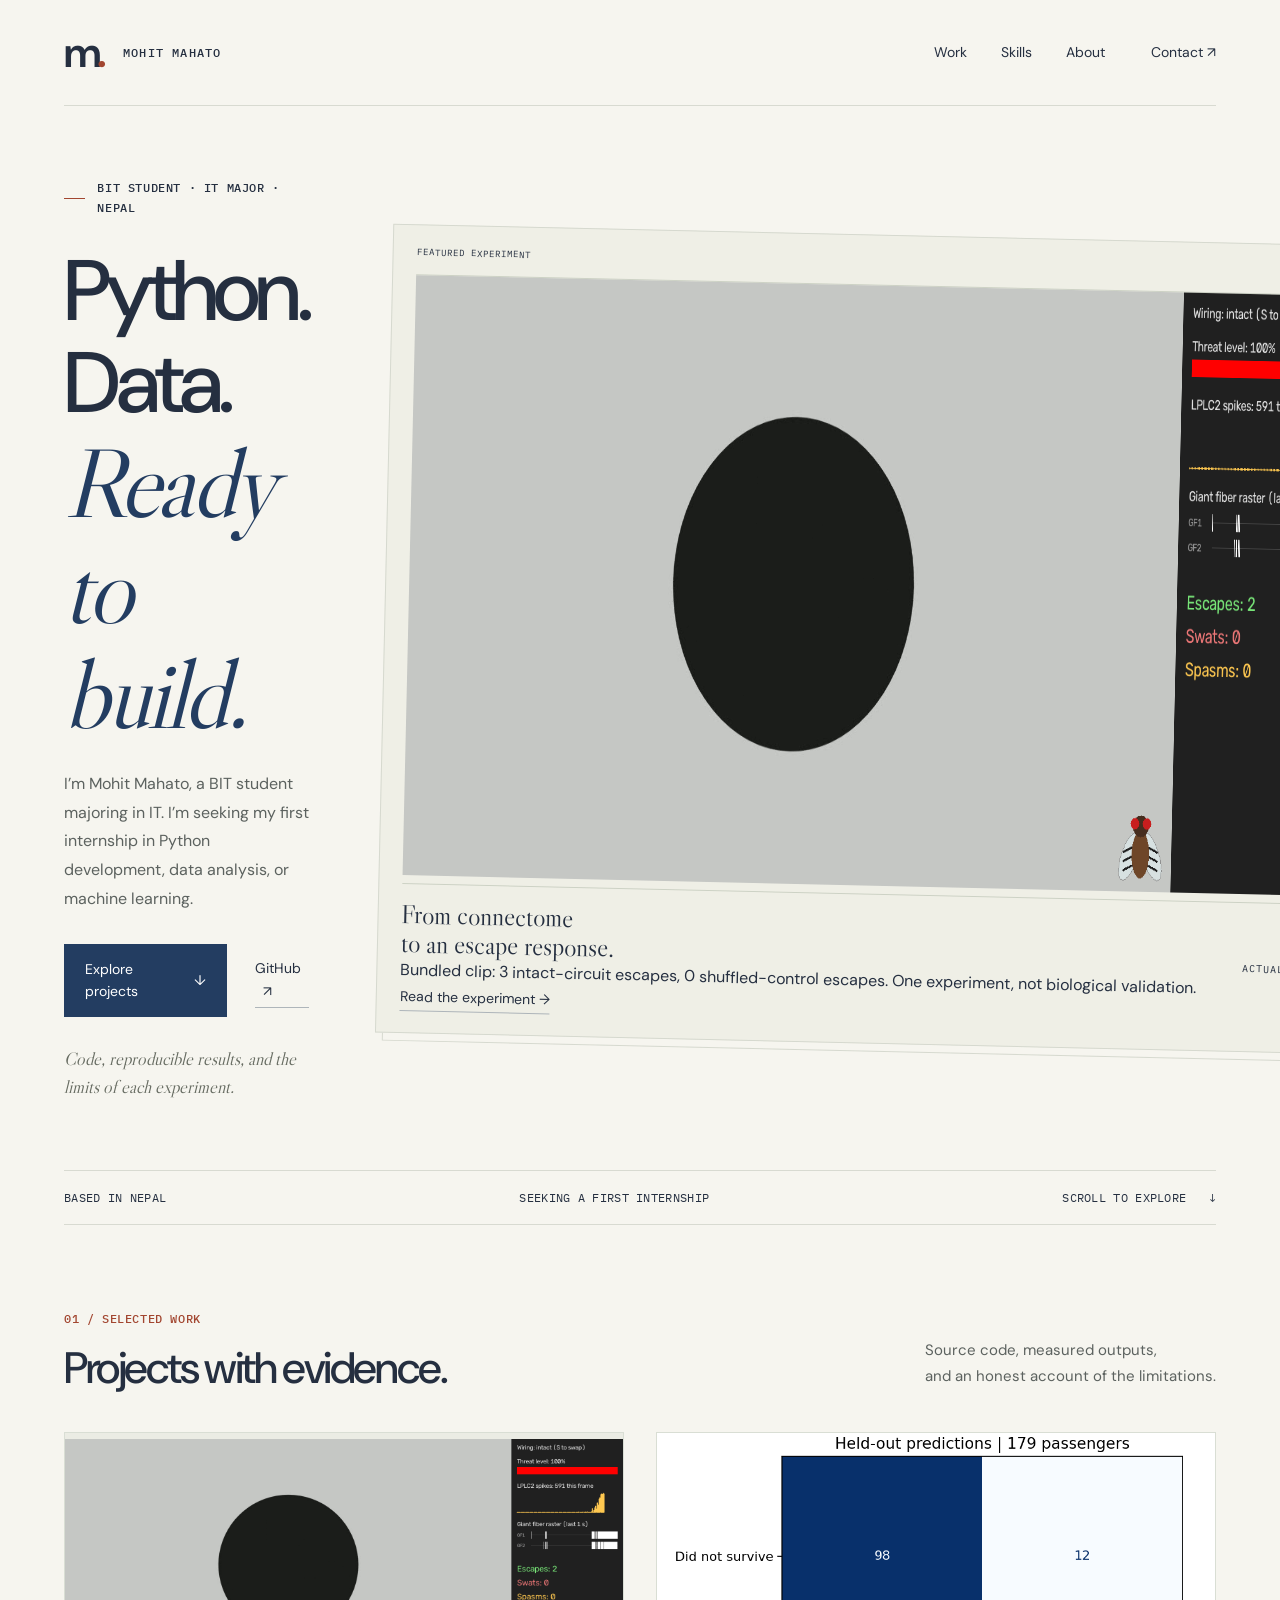
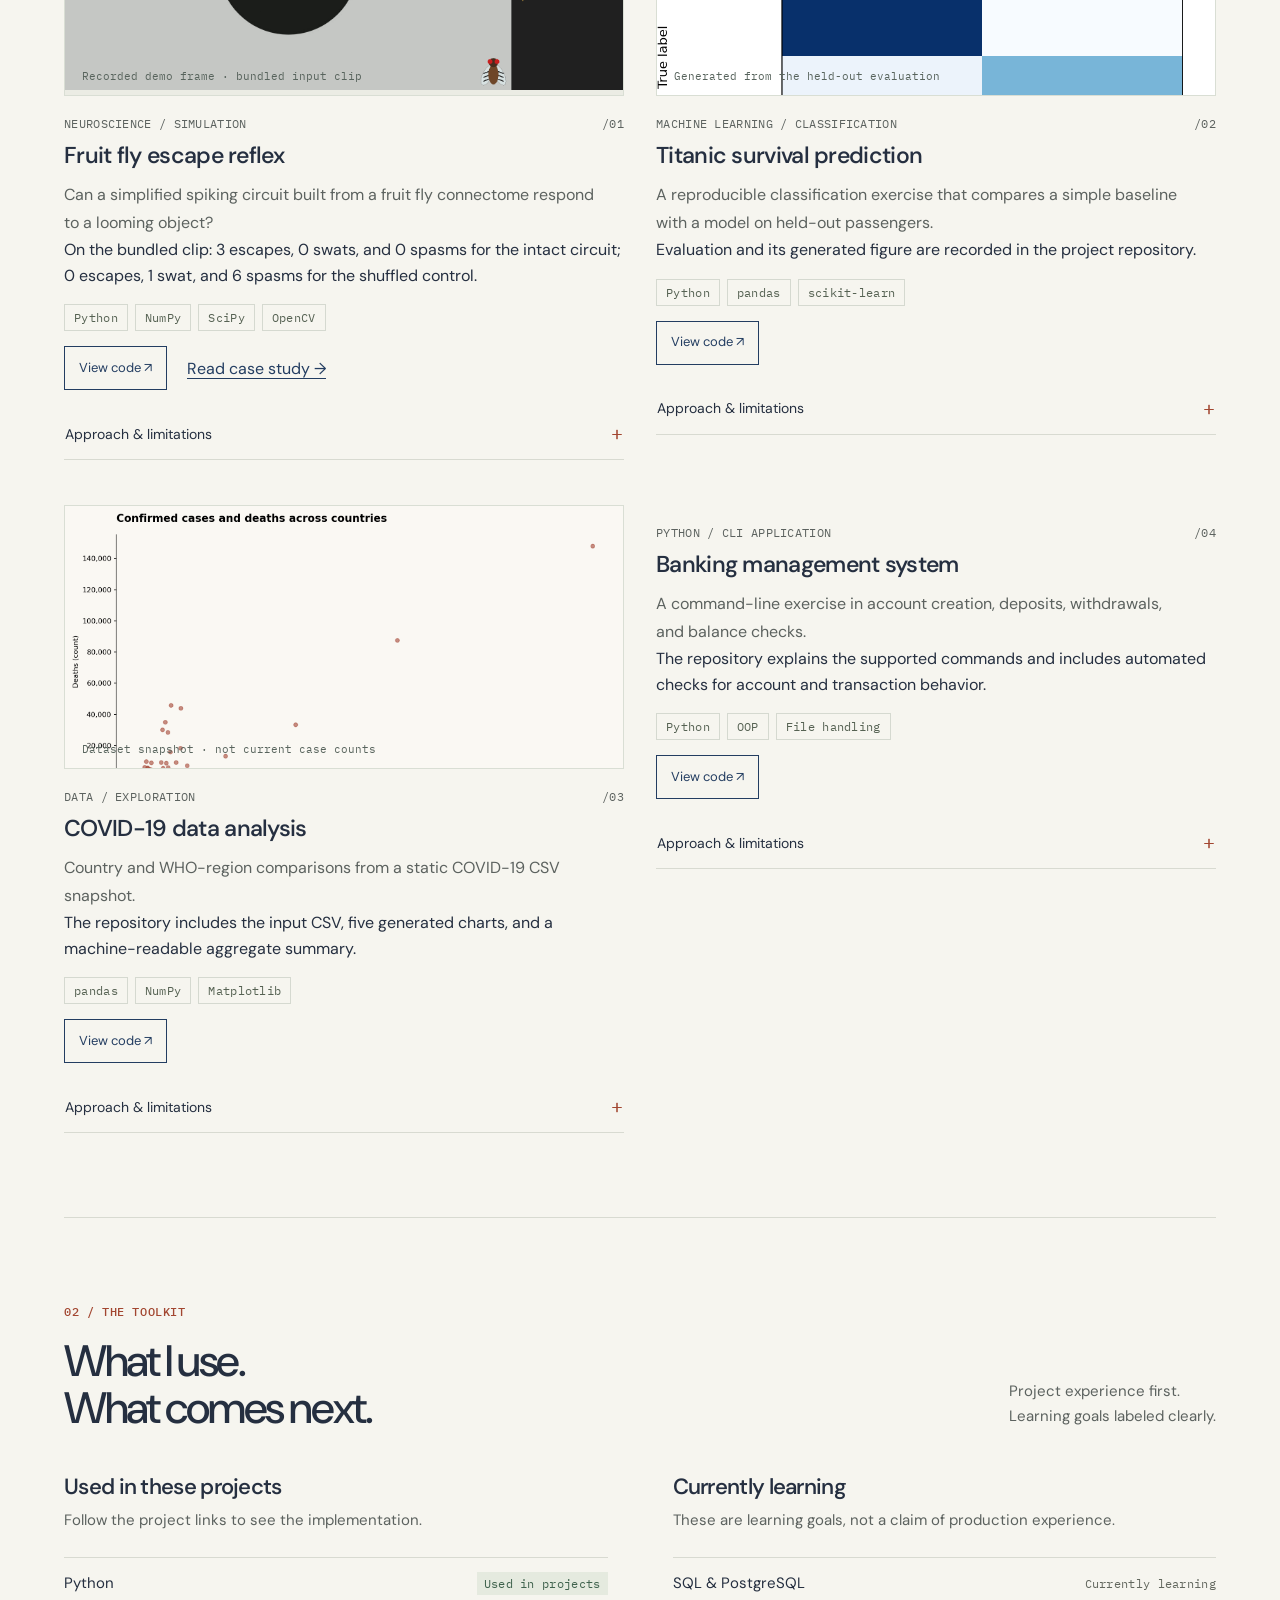
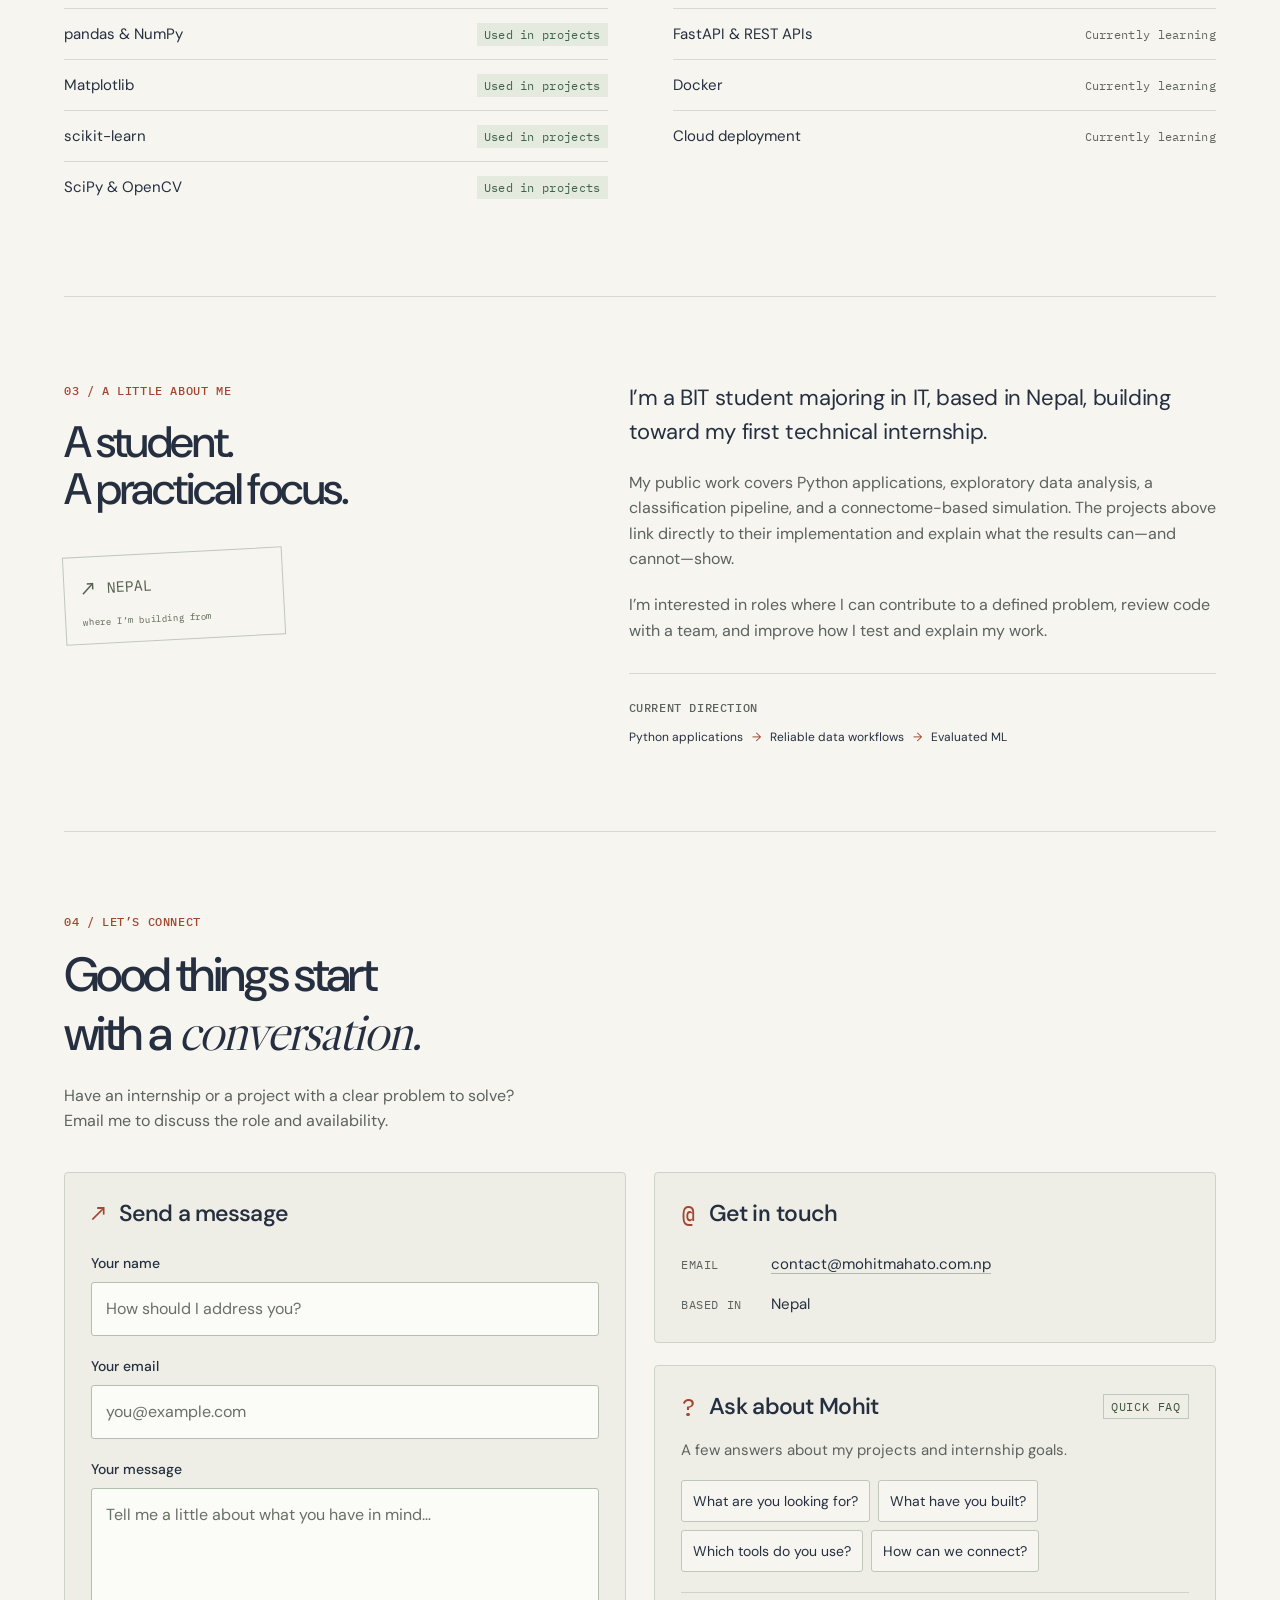
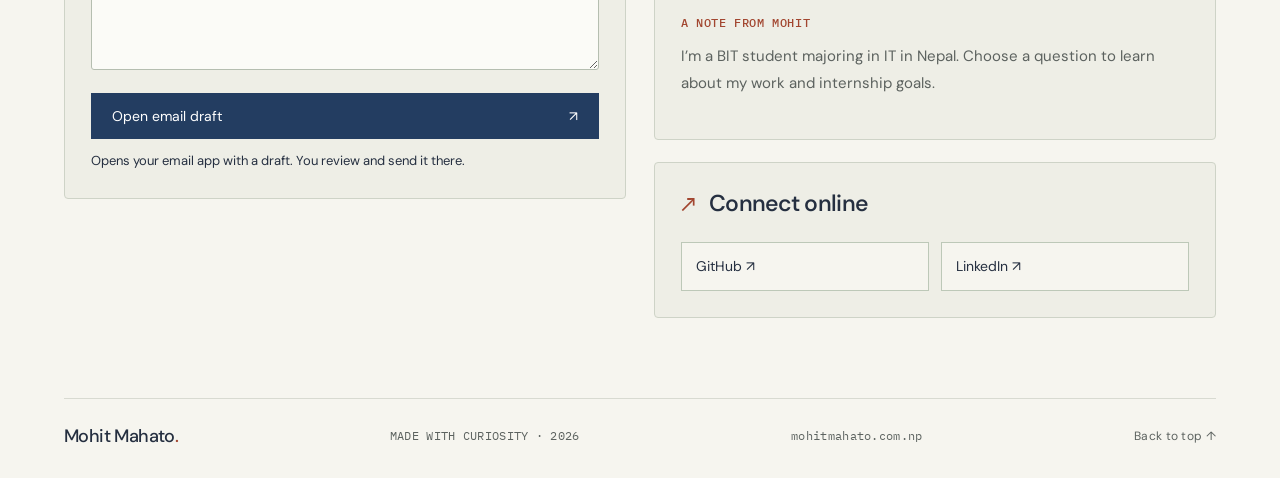
<file: index.html>
<!doctype html>
<html lang="en">
<head>
  <meta charset="UTF-8">
  <meta name="viewport" content="width=device-width, initial-scale=1">
  <meta name="description" content="Mohit Mahato — BIT student majoring in IT in Nepal, seeking a first Python, data, or ML internship. Explore runnable projects, measured results, and limitations.">
  <meta name="theme-color" content="#f6f5ef">
  <meta name="robots" content="index, follow">
  <link rel="canonical" href="https://mohitmahato.com.np/">
  <title>Mohit Mahato — Python & data internship portfolio</title>
  <link rel="icon" href="favicon.svg" type="image/svg+xml">
  <link rel="stylesheet" href="styles.css">
  <link rel="stylesheet" href="contact.css">
  <script src="content.js" defer></script>
  <script src="app.js" defer></script>
</head>
<body>
  <a class="skip-link" href="#main">Skip to content</a>
  <div class="page-shell">
    <header class="site-header">
      <a class="wordmark" href="#home" aria-label="Mohit Mahato, home">m<span class="mark-dot">.</span><span class="wordmark-name">MOHIT MAHATO</span></a>
      <nav aria-label="Main navigation"><a href="#work">Work</a><a href="#skills">Skills</a><a href="#about">About</a><a href="#contact">Contact <span aria-hidden="true">↗</span></a></nav>
    </header>
    <main id="main">
      <section class="hero" id="home" aria-labelledby="hero-heading">
        <div class="hero-copy">
          <p class="eyebrow"><span class="small-line"></span> BIT STUDENT · IT MAJOR · NEPAL</p>
          <h1 id="hero-heading">Python.<br>Data.<br><em>Ready to build.</em></h1>
          <p class="intro">I’m Mohit Mahato, a BIT student majoring in IT. I’m seeking my first internship in Python development, data analysis, or machine learning.</p>
          <div class="hero-actions"><a class="button" href="#work">Explore projects <span aria-hidden="true">↓</span></a><a class="text-link" href="https://github.com/MohitMahato-1" target="_blank" rel="noopener noreferrer">GitHub <span aria-hidden="true">↗</span><span class="sr-only"> (opens in a new tab)</span></a></div>
          <p class="margin-note">Code, reproducible results, and the limits of each experiment.</p>
        </div>
        <figure class="field-note">
          <div class="note-top"><span>FEATURED EXPERIMENT</span><span>01 / FRUIT FLY</span></div>
          <a class="hero-study-link" href="fruitfly-case-study.html"><img class="hero-project-image" src="assets/fruitfly-demo.png" alt="Rendered fruit fly escape simulation with its input clip and neural activity display" width="960" height="600" fetchpriority="high"></a>
          <figcaption><span>From connectome<br>to an escape response.</span><span class="figure-number">ACTUAL DEMO FRAME</span></figcaption>
          <p class="hero-evidence">Bundled clip: 3 intact-circuit escapes, 0 shuffled-control escapes. One experiment, not biological validation.</p>
          <a class="text-link" href="fruitfly-case-study.html">Read the experiment →</a>
        </figure>
      </section>
      <div class="chapter-strip"><span>BASED IN NEPAL</span><span>SEEKING A FIRST INTERNSHIP</span><a href="#work">SCROLL TO EXPLORE <span aria-hidden="true">↓</span></a></div>
      <section class="section work-section" id="work" aria-labelledby="work-heading">
        <div class="section-heading"><div><p class="eyebrow">01 / SELECTED WORK</p><h2 id="work-heading">Projects with evidence.</h2></div><p>Source code, measured outputs,<br>and an honest account of the limitations.</p></div>
        <div class="project-grid" id="projects"></div>
      </section>
      <section class="section skills-section" id="skills" aria-labelledby="skills-heading">
        <div class="section-heading"><div><p class="eyebrow">02 / THE TOOLKIT</p><h2 id="skills-heading">What I use.<br>What comes next.</h2></div><p>Project experience first.<br>Learning goals labeled clearly.</p></div>
        <div class="skill-groups" id="skills-list"></div>
      </section>
      <section class="section about-section" id="about" aria-labelledby="about-heading">
        <div><p class="eyebrow">03 / A LITTLE ABOUT ME</p><h2 id="about-heading">A student.<br>A practical focus.</h2><div class="location-stamp"><span aria-hidden="true">↗</span> NEPAL <span class="stamp-sub">where I’m building from</span></div></div>
        <div class="about-copy"><p class="large-copy">I’m a BIT student majoring in IT, based in Nepal, building toward my first technical internship.</p><p>My public work covers Python applications, exploratory data analysis, a classification pipeline, and a connectome-based simulation. The projects above link directly to their implementation and explain what the results can—and cannot—show.</p><p>I’m interested in roles where I can contribute to a defined problem, review code with a team, and improve how I test and explain my work.</p><div class="current-focus"><span class="eyebrow">CURRENT DIRECTION</span><p>Python applications <span aria-hidden="true">→</span> Reliable data workflows <span aria-hidden="true">→</span> Evaluated ML</p></div></div>
      </section>
      <section class="contact-section contact-directory" id="contact" aria-labelledby="contact-heading">
        <div class="contact-intro"><p class="eyebrow">04 / LET’S CONNECT</p><h2 id="contact-heading">Good things start<br>with a <em>conversation.</em></h2><p>Have an internship or a project with a clear problem to solve?<br> Email me to discuss the role and availability.</p></div>
        <div class="contact-grid">
          <section class="contact-card message-card" aria-labelledby="message-heading">
            <div class="contact-card-heading"><span class="contact-symbol" aria-hidden="true">↗</span><h3 id="message-heading">Send a message</h3></div>
            <form id="contact-form">
              <label for="sender-name">Your name</label><input id="sender-name" name="name" autocomplete="name" maxlength="100" placeholder="How should I address you?" required>
              <label for="sender-email">Your email</label><input id="sender-email" name="email" type="email" autocomplete="email" maxlength="254" placeholder="you@example.com" required>
              <label for="sender-message">Your message</label><textarea id="sender-message" name="message" rows="6" minlength="10" maxlength="3000" placeholder="Tell me a little about what you have in mind…" required></textarea>
              <button class="button message-submit" id="message-submit" type="submit" disabled>Open email draft <span aria-hidden="true">↗</span></button>
              <p class="form-note" id="form-note">Opens your email app with a draft. You review and send it there.</p>
              <p class="form-status" id="form-status" role="status" aria-live="polite"></p>
            </form>
          </section>
          <div class="contact-stack">
            <section class="contact-card" aria-labelledby="details-heading"><div class="contact-card-heading"><span class="contact-symbol" aria-hidden="true">@</span><h3 id="details-heading">Get in touch</h3></div><ul class="contact-facts" id="contact-facts"></ul></section>
            <section class="contact-card faq-card" aria-labelledby="faq-heading"><div class="contact-card-heading"><span class="contact-symbol" aria-hidden="true">?</span><h3 id="faq-heading">Ask about Mohit</h3><span class="faq-badge">QUICK FAQ</span></div><p class="faq-intro">A few answers about my projects and internship goals.</p><div class="faq-options" id="faq-options" role="group" aria-label="Choose a question"></div><div class="faq-answer" id="faq-answer" role="status" aria-live="polite"><span class="eyebrow">A NOTE FROM MOHIT</span><p id="faq-answer-text">I’m a BIT student majoring in IT in Nepal. Choose a question to learn about my work and internship goals.</p></div></section>
            <section class="contact-card" aria-labelledby="social-heading"><div class="contact-card-heading"><span class="contact-symbol" aria-hidden="true">↗</span><h3 id="social-heading">Connect online</h3></div><div class="social-grid" id="social-links"></div></section>
          </div>
        </div>
      </section>
    </main>
    <footer><a class="footer-name" href="#home">Mohit Mahato<span class="mark-dot">.</span></a><span>MADE WITH CURIOSITY · <span id="year"></span></span><span>mohitmahato.com.np</span><a href="#home">Back to top ↑</a></footer>
  </div>
  <noscript><p class="noscript-note">JavaScript is needed to display the editable project and skill lists. You can still find Mohit on <a href="https://github.com/MohitMahato-1">GitHub</a>.</p></noscript>
</body>
</html>
</file>
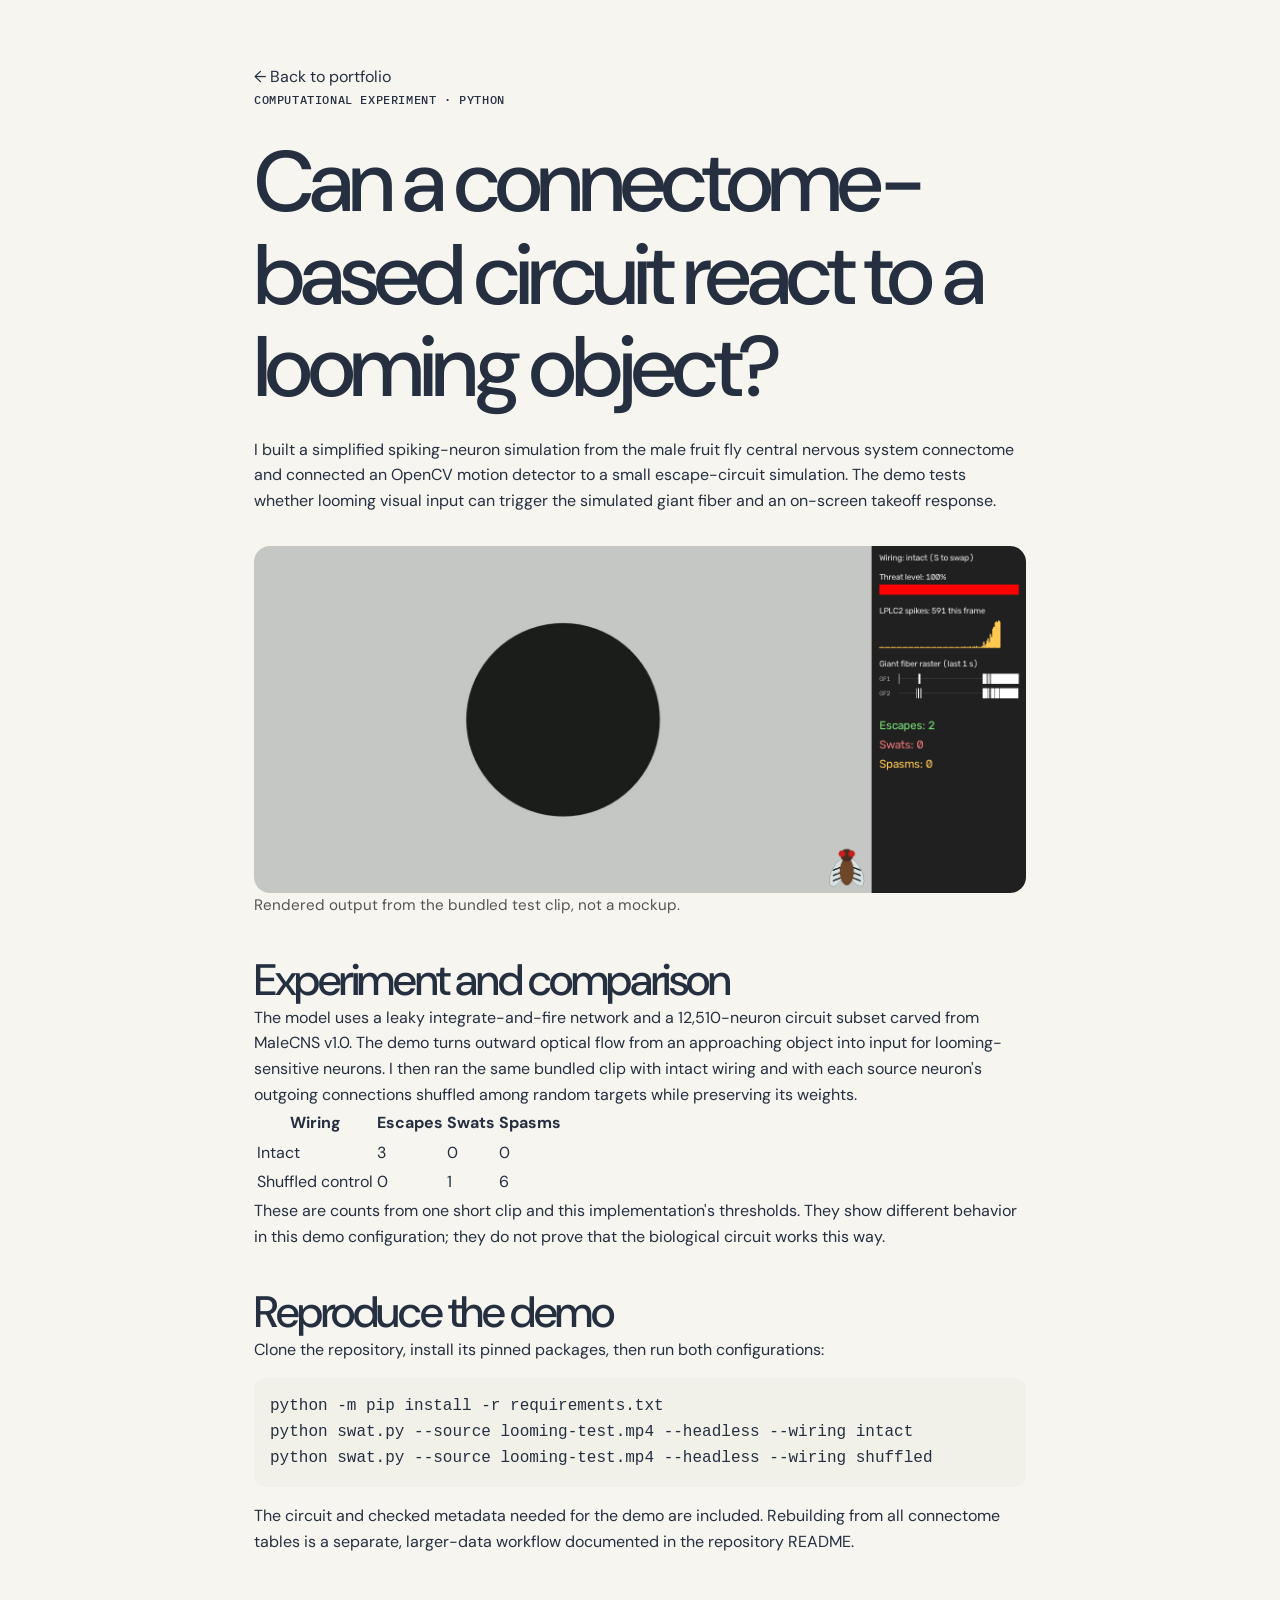
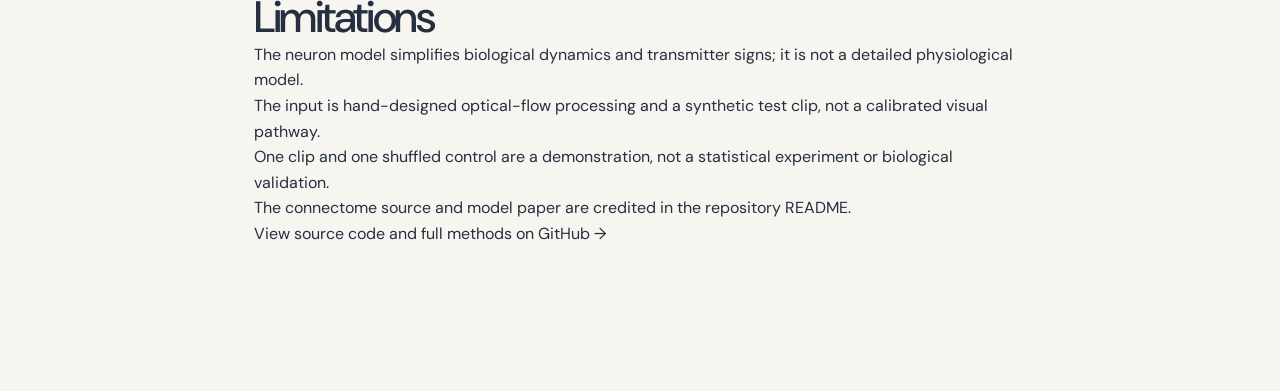
<file: fruitfly-case-study.html>
<!doctype html>
<html lang="en">
<head>
  <meta charset="utf-8">
  <meta name="viewport" content="width=device-width, initial-scale=1">
  <meta name="description" content="Methods, reproducibility, and limits of a connectome-based fruit fly escape-circuit simulation.">
  <title>Fruit fly escape simulation — Mohit Mahato</title>
  <link rel="icon" href="favicon.svg" type="image/svg+xml">
  <link rel="stylesheet" href="styles.css">
  <style>
    .case-study { max-width: 820px; margin: 4rem auto; padding: 0 1.5rem 5rem; }
    .case-study h1 { max-width: 18ch; }
    .case-study h2 { margin-top: 2.5rem; }
    .case-study figure { margin: 2rem 0; }
    .case-study figure img { display: block; width: 100%; height: auto; border-radius: 1rem; }
    .case-study figcaption, .case-study .caveat { color: #555; font-size: .95rem; }
    .case-study pre { overflow-x: auto; padding: 1rem; background: #f1f0e9; border-radius: .75rem; }
  </style>
</head>
<body>
  <main class="case-study">
    <a href="index.html#work">← Back to portfolio</a>
    <p class="eyebrow">COMPUTATIONAL EXPERIMENT · PYTHON</p>
    <h1>Can a connectome-based circuit react to a looming object?</h1>
    <p>I built a simplified spiking-neuron simulation from the male fruit fly central nervous system connectome and connected an OpenCV motion detector to a small escape-circuit simulation. The demo tests whether looming visual input can trigger the simulated giant fiber and an on-screen takeoff response.</p>
    <figure>
      <img src="assets/fruitfly-demo.png" alt="A rendered frame from the intact fruit fly simulation, showing the video input and neural activity display" width="960" height="600">
      <figcaption>Rendered output from the bundled test clip, not a mockup.</figcaption>
    </figure>
    <h2>Experiment and comparison</h2>
    <p>The model uses a leaky integrate-and-fire network and a 12,510-neuron circuit subset carved from MaleCNS v1.0. The demo turns outward optical flow from an approaching object into input for looming-sensitive neurons. I then ran the same bundled clip with intact wiring and with each source neuron's outgoing connections shuffled among random targets while preserving its weights.</p>
    <table>
      <thead><tr><th>Wiring</th><th>Escapes</th><th>Swats</th><th>Spasms</th></tr></thead>
      <tbody><tr><td>Intact</td><td>3</td><td>0</td><td>0</td></tr><tr><td>Shuffled control</td><td>0</td><td>1</td><td>6</td></tr></tbody>
    </table>
    <p>These are counts from one short clip and this implementation's thresholds. They show different behavior in this demo configuration; they do not prove that the biological circuit works this way.</p>
    <h2>Reproduce the demo</h2>
    <p>Clone the <a href="https://github.com/MohitMahato-1/fruitfly-escape">repository</a>, install its pinned packages, then run both configurations:</p>
    <pre><code>python -m pip install -r requirements.txt
python swat.py --source looming-test.mp4 --headless --wiring intact
python swat.py --source looming-test.mp4 --headless --wiring shuffled</code></pre>
    <p>The circuit and checked metadata needed for the demo are included. Rebuilding from all connectome tables is a separate, larger-data workflow documented in the repository README.</p>
    <h2>Limitations</h2>
    <ul>
      <li>The neuron model simplifies biological dynamics and transmitter signs; it is not a detailed physiological model.</li>
      <li>The input is hand-designed optical-flow processing and a synthetic test clip, not a calibrated visual pathway.</li>
      <li>One clip and one shuffled control are a demonstration, not a statistical experiment or biological validation.</li>
      <li>The connectome source and model paper are credited in the repository README.</li>
    </ul>
    <p><a href="https://github.com/MohitMahato-1/fruitfly-escape">View source code and full methods on GitHub →</a></p>
  </main>
</body>
</html>
</file>
<file: styles.css>
@import url('https://fonts.googleapis.com/css2?family=DM+Sans:wght@400;450;500;550;600;650;700&family=IBM+Plex+Mono:wght@400;500&family=Libre+Caslon+Display&display=swap');
:root{--paper:#f6f5ef;--ink:#252f40;--muted:#5c625f;--line:#d8dad1;--accent:#a24630;--blue:#233d61;--mono:'IBM Plex Mono',monospace;--serif:'Libre Caslon Display',Georgia,serif;--sans:'DM Sans',Arial,sans-serif}
*{box-sizing:border-box}html{scroll-behavior:smooth;scroll-padding-top:28px}body{margin:0;background:var(--paper);color:var(--ink);font-family:var(--sans);font-size:16px;line-height:1.6;-webkit-font-smoothing:antialiased}a{color:inherit;text-decoration:none}button,a,summary{-webkit-tap-highlight-color:transparent}a:focus-visible,summary:focus-visible{outline:2px solid var(--accent);outline-offset:6px}a:hover{color:var(--accent)}::selection{background:#d9e1db}h1,h2,h3,p,figure{margin:0}h1,h2{font-weight:500;letter-spacing:-.055em;line-height:1.08}em{font-family:var(--serif);font-weight:400;letter-spacing:-.035em}ul{list-style:none;padding:0;margin:0}.page-shell{max-width:1280px;margin:auto;padding:0 64px}.site-header{height:106px;display:flex;align-items:center;justify-content:space-between;border-bottom:1px solid var(--line)}.wordmark{display:flex;align-items:center;font-size:42px;font-weight:650;letter-spacing:-4px;line-height:1}.mark-dot{color:var(--accent)}.wordmark-name{font-family:var(--mono);font-size:12px;font-weight:500;letter-spacing:1.2px;margin-left:20px}.site-header nav{display:flex;gap:34px;font-size:14px}.site-header nav a:last-child{margin-left:12px}.hero{display:grid;grid-template-columns:1.2fr 1fr;gap:75px;align-items:center;padding:72px 0 68px}.eyebrow{font-family:var(--mono);font-size:11px;letter-spacing:1.1px;line-height:1.7;font-weight:500}.hero .eyebrow{font-size:10px;letter-spacing:1.05px;display:flex;align-items:center;gap:12px;white-space:nowrap}.small-line{display:inline-block;width:23px;height:1px;background:var(--accent)}h1{font-size:clamp(58px,6.7vw,88px);margin:26px 0 23px}h1 em{font-size:1.14em;color:var(--blue)}.intro{max-width:385px;color:var(--muted);font-size:16px;line-height:1.8}.hero-actions{display:flex;align-items:center;gap:28px;margin-top:30px}.button{display:inline-flex;align-items:center;gap:35px;padding:13px 20px;background:var(--blue);color:white;font-size:14px;border:1px solid var(--blue);transition:background .15s}.button:hover{color:white;background:#334e70}.text-link{font-size:14px;border-bottom:1px solid #aeb5ba;padding:5px 0}.text-link span{margin-left:8px}.margin-note{font-family:var(--serif);font-size:18px;font-style:italic;color:#666b61;margin-top:28px}.field-note{position:relative;background:#efefe6;border:1px solid #d6d9cf;padding:20px 23px 24px;transform:rotate(1.3deg);margin-right:9px;box-shadow:7px 8px 0 -1px var(--paper),7px 8px 0 0 #d6d9cf}.note-top{display:flex;justify-content:space-between;font-family:var(--mono);font-size:9px;letter-spacing:1px;padding-bottom:15px;border-bottom:1px solid #cdd2c5}.hero-art{height:337px;position:relative;overflow:hidden;background-image:linear-gradient(#bac6b926 1px,transparent 1px),linear-gradient(90deg,#bac6b926 1px,transparent 1px);background-size:18px 18px}.field-art-image{height:100%;width:100%;object-fit:cover;mix-blend-mode:multiply;position:absolute;inset:0}.art-fallback{display:flex;flex-direction:column;align-items:center;justify-content:center;height:100%;font-family:var(--mono);font-size:15px;color:var(--blue)}.art-fallback i{height:22px;border-left:1px solid #9ea99f;margin:5px}.has-image .art-fallback{visibility:hidden}.field-note figcaption{border-top:1px solid #cdd2c5;padding-top:16px;display:flex;justify-content:space-between;align-items:flex-end;font-family:var(--serif);font-size:26px;line-height:1.1}.figure-number{font-family:var(--mono);font-size:10px;letter-spacing:1px}.side-note{position:absolute;right:-36px;top:50%;writing-mode:vertical-rl;font-family:var(--mono);font-size:9px;letter-spacing:.5px;color:var(--muted)}.chapter-strip{border-top:1px solid var(--line);border-bottom:1px solid var(--line);padding:17px 0;display:flex;justify-content:space-between;font-family:var(--mono);font-size:10px;letter-spacing:.7px}.chapter-strip a span{margin-left:15px}.section{padding:84px 0;border-bottom:1px solid var(--line)}.section-heading{display:flex;justify-content:space-between;gap:30px;align-items:flex-end;margin-bottom:40px}.section-heading .eyebrow{color:var(--accent);margin-bottom:15px}h2{font-size:44px}.section-heading>p{font-size:14px;color:var(--muted);line-height:1.7;padding-bottom:3px}.project-grid{display:grid;grid-template-columns:1fr 1fr;gap:45px 32px}.project-visual{height:264px;position:relative;display:grid;place-items:center;overflow:hidden;border:1px solid #d9ded4}.project-visual img{height:100%;width:100%;object-fit:contain;background:#ebece4}.ledger{background:#e7ebe3}.chart{background:#e5eaf0}.catalog{background:#ece9e0}.report{background:#ece6df}.concept-graphic{width:100%;height:100%;display:grid;place-items:center}.preview-label{position:absolute;bottom:12px;left:17px;font:9px var(--mono);letter-spacing:.7px;color:#58645d}.mini-ledger{width:71%;background:#f6f6ee;box-shadow:5px 5px 0 #cfd7cc;transform:rotate(-3deg);padding:15px 18px;color:#435347}.mini-ledger>div{display:grid;grid-template-columns:1fr 1fr 1fr;gap:15px;border-bottom:1px solid #d5dbcd;padding:7px 0;font:8px var(--mono)}.mini-ledger .ledger-head{display:flex;justify-content:space-between;font-size:9px;padding-top:0;padding-bottom:10px}.mini-ledger b{font-size:9px;font-weight:400}.mini-ledger i{width:75%;height:3px;background:#c9d0c3;align-self:center}.mini-ledger .ledger-bottom{display:flex;justify-content:space-between;font-size:7px;border:0;padding-bottom:0}.mini-chart{width:73%;color:#596e86}.chart-axis{font:8px var(--mono);letter-spacing:1px}.bars{height:137px;display:flex;align-items:flex-end;gap:12px;border-bottom:1px solid #7e94ac;border-left:1px solid #9caec0;padding:0 14px;background:repeating-linear-gradient(to top,transparent 0,transparent 33px,#cdd7e2 34px)}.bars i{width:100%;height:var(--height);background:#869bb0}.bars i:nth-child(3n){background:#365979}.chart-bottom{display:flex;justify-content:space-between;margin-top:10px;font:7px var(--mono)}.mini-catalog{width:71%;padding:19px 22px;background:#f8f5e9;box-shadow:4px 4px 0 #cec8b8;transform:rotate(2deg);color:#736750}.catalog-index{font:9px var(--mono);border-bottom:1px solid #d8d0bf;padding-bottom:13px;letter-spacing:1px}.mini-catalog>div:not(:first-child){display:flex;gap:15px;align-items:center;border-bottom:1px solid #dfd8c9;padding:8px 0}.mini-catalog span{font:9px var(--mono)}.mini-catalog b{font-family:var(--serif);font-weight:400;font-size:21px}.mini-catalog i{font-style:normal;font-size:10px;margin-left:auto;color:#c5baa4}.mini-report{width:61%;background:#f7f2ea;padding:13px 22px;color:#806651;transform:rotate(-3deg);box-shadow:5px 5px 0 #d6c8b8}.mini-report>div:first-child{display:flex;align-items:center;justify-content:space-between;font:8px var(--mono)}.mini-report b{font:30px var(--serif)}.report-rule{border-top:2px solid #b6a08b;margin:3px 0 9px}.report-line{display:flex;justify-content:space-between;align-items:center;border-bottom:1px solid #dbcdbd;height:25px}.report-line i{background:#d1c2b1;height:3px;width:49%}.report-line span{font-size:9px;color:#b59d87}.report-end{font:7px var(--mono);padding-top:12px}.project-body{padding:20px 0 0}.project-meta{display:flex;justify-content:space-between;font:10px var(--mono);letter-spacing:.7px;color:var(--muted)}h3{font-size:23px;font-weight:550;letter-spacing:-.7px;line-height:1.3}.project-body h3{margin:10px 0}.project-description{font-size:14px;color:var(--muted);line-height:1.75;max-width:95%;min-height:49px}.tags{display:flex;flex-wrap:wrap;gap:7px;margin-top:16px}.tags li{font:10px var(--mono);padding:5px 9px;border:1px solid #d5d9d0;color:#566253}.project-details{border-bottom:1px solid var(--line);margin-top:17px}summary{display:flex;align-items:center;justify-content:space-between;cursor:pointer;list-style:none;font-size:13px;padding:12px 1px}summary::-webkit-details-marker{display:none}.summary-icon{font:20px var(--mono);color:var(--accent)}details[open] .summary-icon{transform:rotate(45deg)}.notes-content{font-size:14px;padding:5px 0 19px;color:var(--muted)}.notes-content p+p{margin-top:12px}.result-note{padding-left:12px;border-left:2px solid #bec8bb}.project-links{display:flex;gap:20px;margin-top:15px}.project-link{color:var(--blue);text-decoration:underline;text-underline-offset:4px}.pending-link{font-style:italic;font-size:13px}.skill-groups{display:grid;grid-template-columns:1fr 1fr;gap:65px}.skill-group h3{font-size:22px}.skill-note{font-size:14px;color:var(--muted);margin:7px 0 25px}.skill-list li{display:flex;align-items:center;justify-content:space-between;gap:12px;padding:13px 0;border-top:1px solid var(--line);font-size:15px}.skill-status{font:10px var(--mono);color:#62675e;white-space:nowrap}.skill-status.used{color:#3f624d;background:#e5eadf;padding:4px 7px}.about-section{display:grid;grid-template-columns:1fr 1.2fr;gap:75px}.about-section .eyebrow{color:var(--accent);margin-bottom:17px}.location-stamp{display:inline-flex;flex-wrap:wrap;max-width:220px;gap:10px 12px;align-items:center;margin-top:38px;border:1px solid #bfc8bb;padding:13px 17px;font-family:var(--mono);font-size:15px;color:#54614e;transform:rotate(-3deg)}.location-stamp>span:first-child{font-size:22px}.stamp-sub{font-size:9px;letter-spacing:.6px}.about-copy>p{font-size:15px;color:var(--muted);margin-bottom:20px}.about-copy .large-copy{font-size:22px;line-height:1.55;color:var(--ink);letter-spacing:-.4px}.current-focus{margin-top:30px;padding-top:20px;border-top:1px solid var(--line)}.current-focus .eyebrow{color:var(--muted);font-size:10px}.current-focus p{font-size:12px;margin-top:8px}.current-focus p span{padding:0 6px;color:var(--accent)}.contact-section{display:grid;grid-template-columns:1.4fr 1fr;gap:60px;padding:80px 0}.contact-section .eyebrow{color:var(--accent);margin-bottom:17px}.contact-section h2{font-size:48px}.contact-section h2 em{font-size:1.15em}.contact-section p:last-child{margin-top:22px;font-size:14px;color:var(--muted)}.contact-links{align-self:center}.contact-links>a,.contact-links #email-contact a{display:flex;align-items:center;justify-content:space-between;padding:18px 0;border-bottom:1px solid #b8c0b5;font-size:25px}.contact-links small{display:block;font:10px var(--mono);letter-spacing:1px;margin-bottom:8px;color:var(--muted)}.email-placeholder{padding:20px 0;font-size:14px;color:var(--muted)}footer{border-top:1px solid var(--line);padding:25px 0 30px;display:flex;align-items:center;justify-content:space-between;gap:20px;font:9px var(--mono);color:var(--muted)}.footer-name{font:500 18px var(--sans);color:var(--ink);letter-spacing:-.6px}footer>a:last-child{font:12px var(--sans)}.sr-only{position:absolute;width:1px;height:1px;padding:0;margin:-1px;overflow:hidden;clip:rect(0,0,0,0);white-space:nowrap;border:0}.skip-link{position:fixed;top:-80px;left:20px;padding:10px 20px;background:var(--ink);color:white;z-index:100}.skip-link:focus{top:10px;color:white}.noscript-note{padding:24px;background:#e5eaf0;text-align:center}
.art-fallback svg{width:100%;height:100%}
.eyebrow,.hero .eyebrow,.chapter-strip,.project-meta,.tags li,.skill-status,.current-focus .eyebrow,.contact-links small,footer{font-size:12px}.project-description,.about-copy>p,.contact-section p:last-child{font-size:16px}.section-heading>p,.skill-note{font-size:15px}.hero .eyebrow{white-space:normal}.skill-status{white-space:normal;text-align:right}.preview-label{font-size:10px}.project-details summary{font-size:14px}
@media(min-width:1450px){.page-shell{max-width:1392px;padding:0 85px}.hero{gap:110px;padding:85px 0}.hero-art{height:377px}}
@media(max-width:1000px){.page-shell{padding:0 36px}.hero{gap:35px}.hero .eyebrow{font-size:9px;white-space:normal}.hero-art{height:295px}h1{font-size:67px}.field-note{padding:17px}.note-top{font-size:8px}.section-heading>p{max-width:260px}.skill-groups{gap:35px}.about-section{gap:40px}.contact-section{gap:35px}.contact-section h2{font-size:42px}footer{flex-wrap:wrap}.chapter-strip{font-size:9px}.mini-catalog{width:80%}}
@media(max-width:720px){.page-shell{padding:0 24px}.site-header{height:83px}.wordmark-name{display:none}.site-header nav{gap:21px;font-size:13px}.site-header nav a:last-child{margin-left:0}.hero{grid-template-columns:1fr;padding:43px 0 46px;gap:42px}.hero .eyebrow{font-size:9px}h1{font-size:clamp(59px,11vw,78px);margin-top:23px}.intro{max-width:440px}.hero-copy{padding-right:0}.field-note{max-width:440px;width:calc(100% - 18px);margin:0 auto 0 2px;padding:19px 22px}.hero-art{height:300px}.note-top{font-size:9px}.field-note figcaption{font-size:25px}.side-note{right:-29px}.chapter-strip{gap:15px;font-size:8px}.chapter-strip>span:nth-child(2){display:none}.section{padding:56px 0}.section-heading{display:block;margin-bottom:30px}.section-heading>p{margin-top:18px;max-width:none}.section-heading>p br{display:none}h2{font-size:37px}.project-grid{grid-template-columns:1fr;gap:35px}.project-visual{height:260px}.project-body h3{font-size:24px}.project-description{font-size:15px;min-height:0}.preview-label{font-size:8px}.project-meta{font-size:10px}.skill-groups{grid-template-columns:1fr;gap:40px}.skill-status{font-size:10px}.about-section{grid-template-columns:1fr;gap:33px}.location-stamp{margin-top:24px}.about-copy .large-copy{font-size:22px}.contact-section{grid-template-columns:1fr;padding:55px 0;gap:20px}.contact-section h2{font-size:40px}.contact-section p:last-child br{display:none}.contact-links{max-width:none}.contact-links>a{font-size:23px}footer{display:grid;grid-template-columns:1fr 1fr;gap:16px 10px;padding-top:24px}footer>span:nth-child(2){font-size:8px;text-align:right}footer>a:last-child{text-align:right}.current-focus p{display:flex;flex-wrap:wrap;gap:4px}}
@media(prefers-reduced-motion:reduce){html{scroll-behavior:auto}*{transition:none!important}}
/* Keep informational labels legible at every breakpoint. */
.eyebrow,.hero .eyebrow,.chapter-strip,.project-meta,.tags li,.skill-status,.preview-label,.current-focus .eyebrow,.contact-links small,footer,footer>span:nth-child(2){font-size:12px}
.project-description,.about-copy>p,.contact-section p:last-child{font-size:16px}
.preview-label{letter-spacing:0;font-size:11px}
@media(max-width:720px){footer{grid-template-columns:1fr}footer>span:nth-child(2),footer>a:last-child{text-align:left}.skill-status{max-width:145px}.chapter-strip{font-size:11px}.section-heading>p br{display:initial}}
/* Keep repository actions visible without expanding project notes. */
.project-links{flex-wrap:wrap;align-items:center;margin-bottom:18px}.project-repo-button{display:inline-flex;align-items:center;min-height:44px;border:1px solid var(--blue);padding:9px 14px;font-size:13px;text-decoration:none}.project-repo-button:hover{background:var(--blue);color:white}
/* Calmer small labels: less tracking, softer weight, decorative bits hidden on small screens. */
.chapter-strip,footer,.project-meta,.tags li,.skill-status{letter-spacing:.3px}
.eyebrow,.hero .eyebrow{letter-spacing:.6px}
.figure-number{text-align:right;line-height:1.4}
@media(max-width:720px){.side-note{display:none}.chapter-strip{font-size:11px;letter-spacing:.2px}}
@media(max-width:1200px){.field-note figcaption{display:block}.figure-number{display:block;text-align:left;margin-top:12px}}
/* An odd final project spans the row as a feature, so the grid never leaves a gap. */
@media(min-width:721px){.project-card:last-child:nth-child(odd){grid-column:1/-1;display:grid;grid-template-columns:1fr 1fr;gap:32px;align-items:start}.project-card:last-child:nth-child(odd) .project-body{padding-top:0}}
/* Fruit fly project concept sketch: a spike raster. */
.raster{background:#e6e8ee}.mini-raster{width:74%;background:#f6f6f0;box-shadow:5px 5px 0 #cfd3dc;transform:rotate(-2deg);padding:15px 18px;color:#3d4a63}.raster-head,.raster-end{display:flex;justify-content:space-between;font:9px var(--mono);letter-spacing:.5px}.raster-head{padding-bottom:10px;border-bottom:1px solid #d6d9e0}.raster-row{display:grid;grid-template-columns:44px 1fr;align-items:center;gap:8px;height:30px;border-bottom:1px solid #e0e2e8;font:8px var(--mono)}.raster-row>div{position:relative;height:14px}.raster-row i{position:absolute;top:0;width:2px;height:14px;background:#6d819f}.raster-row:nth-child(4) i{background:var(--accent)}.raster-end{font-size:7px;padding-top:10px}
</file>
<file: contact.css>
.contact-directory{display:block}.contact-intro{margin-bottom:38px}.contact-intro>p:last-child{max-width:580px}.contact-grid{display:grid;grid-template-columns:1fr 1fr;gap:28px;align-items:start}.contact-card{background:#eeeee6;border:1px solid #ced3c7;padding:26px;border-radius:4px}.contact-card-heading{display:flex;align-items:center;gap:13px;margin-bottom:23px}.contact-card-heading h3{font-size:23px}.contact-symbol{font-family:var(--mono);color:var(--accent);font-size:25px;line-height:1}.contact-stack{display:grid;gap:22px}.contact-card label{display:block;font-size:14px;font-weight:500;margin:19px 0 8px}.contact-card input,.contact-card textarea{display:block;width:100%;padding:13px 14px;font:inherit;font-size:16px;color:var(--ink);background:#fbfbf7;border:1px solid #b5beb0;border-radius:3px;box-shadow:none}.contact-card input::placeholder,.contact-card textarea::placeholder{color:#697066;opacity:1}.contact-card textarea{resize:vertical;min-height:150px}.contact-card input:focus-visible,.contact-card textarea:focus-visible,.contact-card button:focus-visible{outline:2px solid var(--accent);outline-offset:3px}.message-submit{width:100%;justify-content:space-between;margin-top:23px;cursor:pointer;font-family:var(--sans)}.message-submit:disabled{background:#dde2d7;border-color:#c0c8b9;color:#5b6454;cursor:not-allowed}.contact-directory .form-note,.contact-directory .form-status{font-size:13px;line-height:1.6;margin-top:12px}.form-status:empty{display:none}.contact-facts{display:grid;gap:16px}.contact-facts li{display:grid;grid-template-columns:78px 1fr;gap:12px;align-items:baseline;font-size:15px;overflow-wrap:anywhere}.fact-label{font:12px var(--mono);color:var(--muted);letter-spacing:.6px}.contact-facts a{text-decoration:underline;text-decoration-color:#b0baaa;text-underline-offset:4px}.faq-card .contact-card-heading{flex-wrap:wrap;margin-bottom:16px}.faq-badge{margin-left:auto;font:12px var(--mono);letter-spacing:.8px;color:#43563d;border:1px solid #becab8;padding:4px 7px}.contact-directory .faq-intro{font-size:15px;margin:0 0 18px;color:var(--muted)}.faq-options{display:flex;flex-wrap:wrap;gap:8px}.faq-question{background:var(--paper);border:1px solid #bdc8b8;border-radius:3px;padding:9px 11px;font:14px var(--sans);color:var(--ink);text-align:left;cursor:pointer;min-height:42px}.faq-question:hover,.faq-question[aria-pressed=true]{background:var(--blue);border-color:var(--blue);color:white}.faq-answer{padding:16px 0 0;margin-top:20px;border-top:1px solid #ced3c7}.faq-answer .eyebrow{font-size:12px;color:var(--accent)}.contact-directory .faq-answer p{font-size:15px;line-height:1.75;margin-top:9px;min-height:70px}.social-grid{display:grid;grid-template-columns:repeat(2,minmax(0,1fr));gap:12px}.social-link{border:1px solid #bdc8b8;background:var(--paper);padding:12px 14px;font-size:14px}.social-link:hover{border-color:var(--accent)}
@media(max-width:850px){.contact-grid{grid-template-columns:1fr}.contact-card{padding:24px}.contact-card-heading h3{font-size:22px}.faq-answer p{min-height:0}.contact-card input,.contact-card textarea{font-size:16px}}
@media(max-width:600px){.contact-facts li{grid-template-columns:1fr;gap:3px}}
@media(max-width:380px){.contact-card{padding:18px}.faq-badge{margin-left:0}.social-grid{grid-template-columns:1fr}}
</file>
